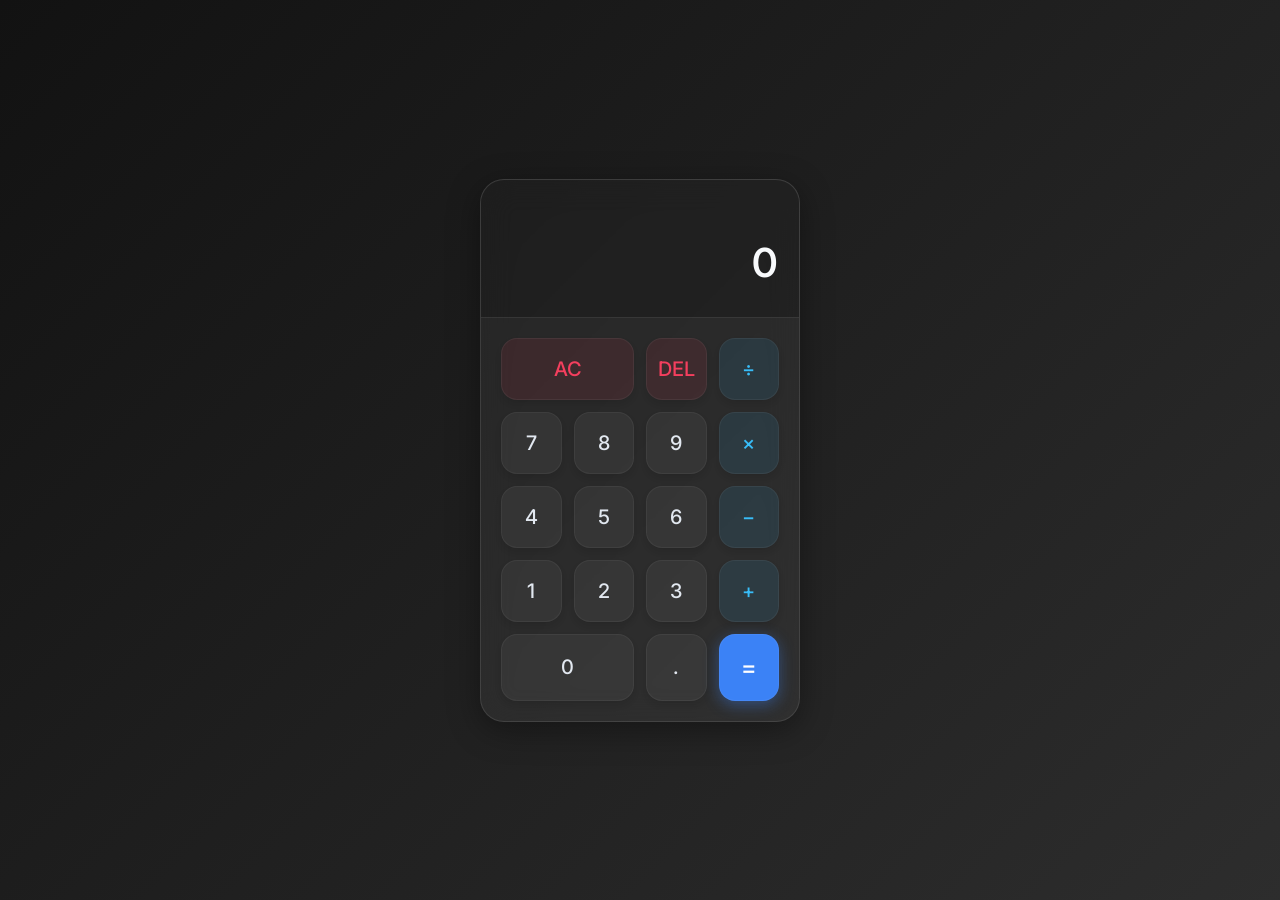
<file: Level-2/Task 1/index.html>
<!DOCTYPE html>
<html lang="en">
<head>
    <meta charset="UTF-8">
    <meta name="viewport" content="width=device-width, initial-scale=1.0">
    <title>Premium Calculator</title>
    <meta name="description" content="A beautiful and functional calculator built with modern web technologies.">
    <link rel="stylesheet" href="style.css">
    <link href="https://fonts.googleapis.com/css2?family=Inter:wght@300;400;500;600&display=swap" rel="stylesheet">
</head>
<body>
    <div class="calculator-container">
        <div class="calculator">
            <div class="display">
                <div class="previous-operand" id="previous-operand"></div>
                <div class="current-operand" id="current-operand">0</div>
            </div>
            <div class="buttons-grid">
                <button class="btn btn-clear" id="clear">AC</button>
                <button class="btn btn-delete" id="delete">DEL</button>
                <button class="btn btn-operator" data-operator="/">÷</button>
                
                <button class="btn btn-number" data-number="7">7</button>
                <button class="btn btn-number" data-number="8">8</button>
                <button class="btn btn-number" data-number="9">9</button>
                <button class="btn btn-operator" data-operator="*">×</button>
                
                <button class="btn btn-number" data-number="4">4</button>
                <button class="btn btn-number" data-number="5">5</button>
                <button class="btn btn-number" data-number="6">6</button>
                <button class="btn btn-operator" data-operator="-">−</button>
                
                <button class="btn btn-number" data-number="1">1</button>
                <button class="btn btn-number" data-number="2">2</button>
                <button class="btn btn-number" data-number="3">3</button>
                <button class="btn btn-operator" data-operator="+">+</button>
                
                <button class="btn btn-number span-two" data-number="0">0</button>
                <button class="btn btn-number" data-number=".">.</button>
                <button class="btn btn-equals" id="equals">=</button>
            </div>
        </div>
    </div>
    <script src="script.js"></script>
</body>
</html>
</file>
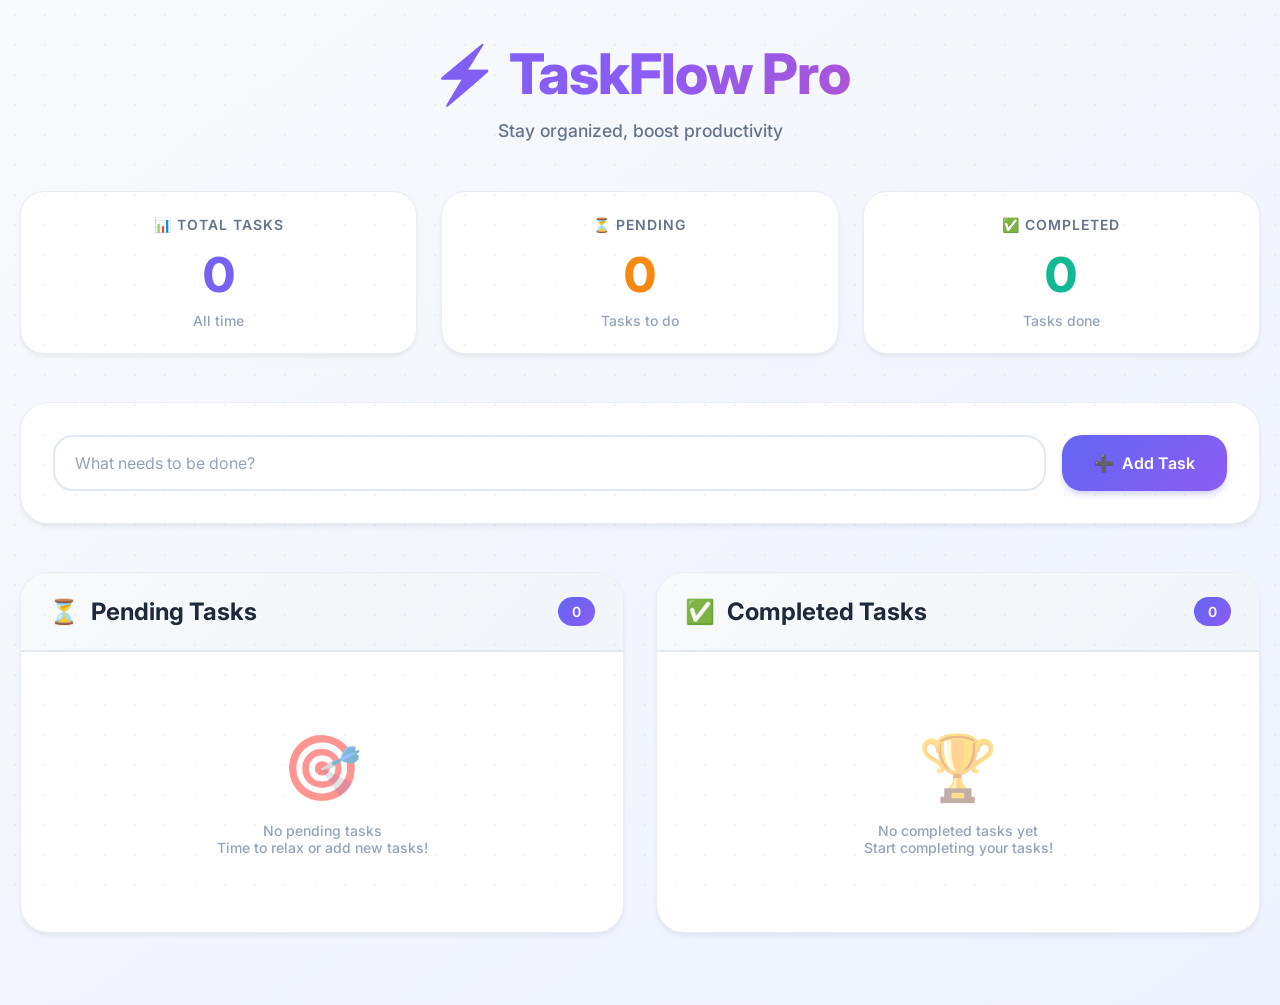
<file: Level-2/Task 3/index.html>
<!DOCTYPE html>
<html lang="en">
<head>
    <meta charset="UTF-8">
    <meta name="viewport" content="width=device-width, initial-scale=1.0">
    <title>TaskFlow Pro | Professional To-Do App</title>
    <link rel="stylesheet" href="style.css">
    <link href="https://fonts.googleapis.com/css2?family=Inter:wght@300;400;500;600;700;800&display=swap" rel="stylesheet">
</head>
<body>
    <div class="container">
        <div class="header">
            <h1>⚡ TaskFlow Pro</h1>
            <p>Stay organized, boost productivity</p>
        </div>

        <!-- Statistics Cards -->
        <div class="stats-container">
            <div class="stat-card">
                <h3>📊 Total Tasks</h3>
                <div class="stat-number" id="totalTasks">0</div>
                <div class="stat-label">All time</div>
            </div>
            <div class="stat-card">
                <h3>⏳ Pending</h3>
                <div class="stat-number" id="pendingCount">0</div>
                <div class="stat-label">Tasks to do</div>
            </div>
            <div class="stat-card">
                <h3>✅ Completed</h3>
                <div class="stat-number" id="completedCount">0</div>
                <div class="stat-label">Tasks done</div>
            </div>
        </div>

        <!-- Add Task Section -->
        <div class="add-task-container">
            <div class="add-task">
                <div class="input-wrapper">
                    <input type="text" id="taskInput" placeholder="What needs to be done?">
                </div>
                <button id="addBtn">
                    <span>➕</span> Add Task
                </button>
            </div>
        </div>

        <!-- Tasks Grid -->
        <div class="tasks-grid">
            <!-- Pending Tasks -->
            <div class="task-section">
                <div class="section-header">
                    <h2>
                        <span>⏳</span> Pending Tasks
                    </h2>
                    <span class="section-badge" id="pendingBadge">0</span>
                </div>
                <ul id="pendingList" class="task-list"></ul>
            </div>

            <!-- Completed Tasks -->
            <div class="task-section">
                <div class="section-header">
                    <h2>
                        <span>✅</span> Completed Tasks
                    </h2>
                    <span class="section-badge" id="completedBadge">0</span>
                </div>
                <ul id="completedList" class="task-list"></ul>
            </div>
        </div>
    </div>

    <script src="script.js"></script>
</body>
</html>
</file>
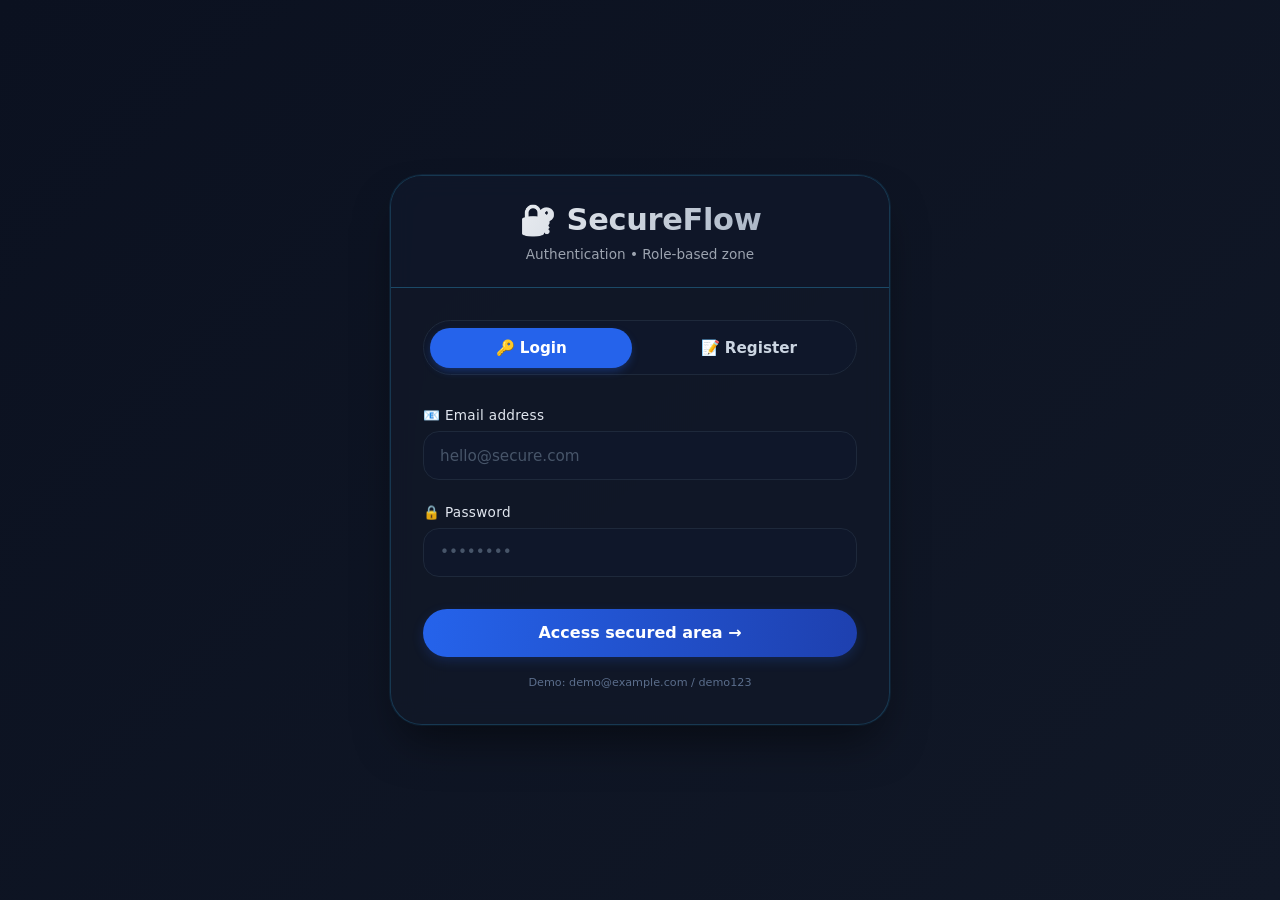
<file: Level-2/Task 4/index.html>
<!DOCTYPE html>
<html lang="en">
<head>
    <meta charset="UTF-8">
    <meta name="viewport" content="width=device-width, initial-scale=1.0">
    <title>SecureFlow | Authentication System</title>
    <link rel="stylesheet" href="styles.css">
</head>
<body>
    <div class="auth-container" id="authContainer">
        <div class="brand">
            <h1>🔐 SecureFlow</h1>
            <p>Authentication • Role-based zone</p>
        </div>
        <div class="card">
            <div class="toggle-bar">
                <button class="toggle-btn active" id="loginTabBtn">🔑 Login</button>
                <button class="toggle-btn" id="registerTabBtn">📝 Register</button>
            </div>

            <!-- LOGIN FORM -->
            <div id="loginFormPanel" class="form-panel active-panel">
                <form id="loginForm">
                    <div class="input-group">
                        <label>📧 Email address</label>
                        <input type="email" id="loginEmail" placeholder="hello@secure.com" autocomplete="email" required>
                    </div>
                    <div class="input-group">
                        <label>🔒 Password</label>
                        <input type="password" id="loginPassword" placeholder="••••••••" autocomplete="current-password" required>
                    </div>
                    <button type="submit" class="btn-primary">Access secured area →</button>
                    <div id="loginMessage" class="info-message" style="display: none;"></div>
                </form>
                <div class="link-note">Demo: demo@example.com / demo123</div>
            </div>

            <!-- REGISTER FORM -->
            <div id="registerFormPanel" class="form-panel">
                <form id="registerForm">
                    <div class="input-group">
                        <label>👤 Full name</label>
                        <input type="text" id="regName" placeholder="Alex Johnson" autocomplete="name" required>
                    </div>
                    <div class="input-group">
                        <label>📧 Email address</label>
                        <input type="email" id="regEmail" placeholder="hello@secure.com" autocomplete="email" required>
                    </div>
                    <div class="input-group">
                        <label>🔒 Password (min. 6 chars)</label>
                        <input type="password" id="regPassword" placeholder="Create strong password" autocomplete="new-password" required>
                    </div>
                    <button type="submit" class="btn-primary">📝 Create account</button>
                    <div id="registerMessage" class="info-message" style="display: none;"></div>
                </form>
            </div>
        </div>
    </div>

    <!-- SECURED PAGE -->
    <div id="securedOverlay" class="secured-overlay">
        <div class="secured-card">
            <span style="font-size: 3rem;">✅</span>
            <h2>Secure Dashboard</h2>
            <p>Welcome, <strong id="secureUserName">User</strong>! <br> You have successfully passed authentication.</p>
            <div class="badge" id="secureUserEmail">authorized@access.io</div>
            <p style="font-size: 0.9rem;">🔒 This is a protected zone. Sensitive resources are encrypted and only visible after login.</p>
            <hr>
            <button id="logoutBtn" class="btn-logout">🚪 Sign out</button>
        </div>
    </div>

    <script src="auth.js"></script>
</body>
</html>
</file>
<file: Level-2/Task 1/style.css>
:root {
    --bg-gradient-start: #121212;
    --bg-gradient-end: #2d2d2d;
    --calc-bg: rgba(255, 255, 255, 0.05);
    --calc-border: rgba(255, 255, 255, 0.1);
    --calc-shadow: 0 8px 32px 0 rgba(0, 0, 0, 0.37);
    --display-color: #f8fafc;
    --display-secondary-color: #94a3b8;
    --btn-bg: rgba(255, 255, 255, 0.05);
    --btn-bg-hover: rgba(255, 255, 255, 0.15);
    --btn-active: rgba(255, 255, 255, 0.25);
    --btn-color: #e2e8f0;
    --operator-color: #38bdf8;
    --operator-bg: rgba(56, 189, 248, 0.1);
    --operator-hover: rgba(56, 189, 248, 0.2);
    --equals-bg: #3b82f6;
    --equals-hover: #2563eb;
    --clear-color: #f43f5e;
    --clear-bg: rgba(244, 63, 94, 0.1);
    --clear-hover: rgba(244, 63, 94, 0.2);
}

* {
    box-sizing: border-box;
    margin: 0;
    padding: 0;
    font-family: 'Inter', sans-serif;
}

body {
    background: linear-gradient(135deg, var(--bg-gradient-start), var(--bg-gradient-end));
    min-height: 100vh;
    display: flex;
    justify-content: center;
    align-items: center;
    color: white;
}

.calculator-container {
    padding: 20px;
}

.calculator {
    background: var(--calc-bg);
    backdrop-filter: blur(16px);
    -webkit-backdrop-filter: blur(16px);
    border: 1px solid var(--calc-border);
    border-radius: 24px;
    box-shadow: var(--calc-shadow);
    width: 320px;
    overflow: hidden;
    display: flex;
    flex-direction: column;
}

.display {
    padding: 30px 20px;
    text-align: right;
    display: flex;
    flex-direction: column;
    justify-content: flex-end;
    min-height: 120px;
    background: rgba(0, 0, 0, 0.2);
    border-bottom: 1px solid var(--calc-border);
}

.previous-operand {
    color: var(--display-secondary-color);
    font-size: 1.1rem;
    min-height: 1.5rem;
    margin-bottom: 4px;
    letter-spacing: 0.5px;
}

.current-operand {
    color: var(--display-color);
    font-size: 2.5rem;
    font-weight: 600;
    letter-spacing: 1px;
    overflow: hidden;
    text-overflow: ellipsis;
    white-space: nowrap;
}

.buttons-grid {
    display: grid;
    grid-template-columns: repeat(4, 1fr);
    gap: 12px;
    padding: 20px;
}

.btn {
    border: none;
    outline: none;
    background: var(--btn-bg);
    color: var(--btn-color);
    font-size: 1.25rem;
    font-weight: 500;
    padding: 18px 0;
    border-radius: 16px;
    cursor: pointer;
    transition: all 0.2s cubic-bezier(0.4, 0, 0.2, 1);
    box-shadow: 0 4px 6px rgba(0, 0, 0, 0.1);
    border: 1px solid rgba(255, 255, 255, 0.05);
}

.btn:hover {
    background: var(--btn-bg-hover);
    transform: translateY(-2px);
    box-shadow: 0 6px 12px rgba(0, 0, 0, 0.15);
}

.btn:active {
    background: var(--btn-active);
    transform: translateY(0);
}

.btn-operator {
    color: var(--operator-color);
    background: var(--operator-bg);
}

.btn-operator:hover {
    background: var(--operator-hover);
}

.btn-clear, .btn-delete {
    color: var(--clear-color);
    background: var(--clear-bg);
}

.btn-clear:hover, .btn-delete:hover {
    background: var(--clear-hover);
}

.btn-clear {
    grid-column: span 2;
}

.span-two {
    grid-column: span 2;
}

.btn-equals {
    background: var(--equals-bg);
    color: white;
    font-size: 1.5rem;
    box-shadow: 0 4px 15px rgba(59, 130, 246, 0.4);
}

.btn-equals:hover {
    background: var(--equals-hover);
    box-shadow: 0 6px 20px rgba(59, 130, 246, 0.6);
}
</file>
<file: Level-2/Task 3/style.css>
* {
    margin: 0;
    padding: 0;
    box-sizing: border-box;
}

body {
    font-family: 'Inter', -apple-system, BlinkMacSystemFont, 'Segoe UI', 'Poppins', sans-serif;
    background: linear-gradient(145deg, #f8fafc 0%, #eef2ff 100%);
    min-height: 100vh;
    padding: 40px 20px;
    position: relative;
}

/* Subtle dot pattern background */
body::before {
    content: '';
    position: fixed;
    top: 0;
    left: 0;
    right: 0;
    bottom: 0;
    background-image: radial-gradient(rgba(99, 102, 241, 0.08) 1px, transparent 1px);
    background-size: 30px 30px;
    pointer-events: none;
}

.container {
    max-width: 1280px;
    margin: 0 auto;
    animation: fadeInUp 0.5s ease-out;
}

@keyframes fadeInUp {
    from {
        opacity: 0;
        transform: translateY(20px);
    }
    to {
        opacity: 1;
        transform: translateY(0);
    }
}

/* Header Section */
.header {
    text-align: center;
    margin-bottom: 50px;
}

.header h1 {
    font-size: 3.5rem;
    font-weight: 800;
    background: linear-gradient(135deg, #6366f1 0%, #8b5cf6 50%, #ec4899 100%);
    -webkit-background-clip: text;
    background-clip: text;
    color: transparent;
    margin-bottom: 12px;
    letter-spacing: -1px;
}

.header p {
    color: #64748b;
    font-size: 1.1rem;
    font-weight: 500;
}

/* Stats Cards */
.stats-container {
    display: grid;
    grid-template-columns: repeat(auto-fit, minmax(240px, 1fr));
    gap: 24px;
    margin-bottom: 48px;
}

.stat-card {
    background: white;
    border-radius: 24px;
    padding: 24px;
    text-align: center;
    box-shadow: 0 4px 6px -1px rgba(0,0,0,0.05), 0 2px 4px -1px rgba(0,0,0,0.03);
    transition: all 0.3s cubic-bezier(0.4, 0, 0.2, 1);
    border: 1px solid rgba(203, 213, 225, 0.4);
}

.stat-card:hover {
    transform: translateY(-4px);
    box-shadow: 0 20px 25px -5px rgba(0,0,0,0.05), 0 10px 10px -5px rgba(0,0,0,0.02);
    border-color: #cbd5e1;
}

.stat-card:nth-child(1) .stat-number {
    background: linear-gradient(135deg, #6366f1, #8b5cf6);
    -webkit-background-clip: text;
    background-clip: text;
    color: transparent;
}

.stat-card:nth-child(2) .stat-number {
    background: linear-gradient(135deg, #f59e0b, #f97316);
    -webkit-background-clip: text;
    background-clip: text;
    color: transparent;
}

.stat-card:nth-child(3) .stat-number {
    background: linear-gradient(135deg, #10b981, #14b8a6);
    -webkit-background-clip: text;
    background-clip: text;
    color: transparent;
}

.stat-card h3 {
    color: #64748b;
    font-size: 0.875rem;
    text-transform: uppercase;
    letter-spacing: 1px;
    font-weight: 600;
    margin-bottom: 12px;
}

.stat-number {
    font-size: 3rem;
    font-weight: 800;
    margin-bottom: 8px;
}

.stat-label {
    color: #94a3b8;
    font-size: 0.875rem;
    font-weight: 500;
}

/* Add Task Section */
.add-task-container {
    background: white;
    border-radius: 28px;
    padding: 32px;
    margin-bottom: 48px;
    box-shadow: 0 4px 6px -1px rgba(0,0,0,0.05), 0 2px 4px -1px rgba(0,0,0,0.03);
    border: 1px solid rgba(203, 213, 225, 0.4);
}

.add-task {
    display: flex;
    gap: 16px;
    flex-wrap: wrap;
}

.input-wrapper {
    flex: 1;
    position: relative;
}

#taskInput {
    width: 100%;
    padding: 16px 20px;
    font-size: 1rem;
    border: 2px solid #e2e8f0;
    border-radius: 20px;
    background: #ffffff;
    transition: all 0.3s ease;
    font-family: inherit;
    outline: none;
    color: #1e293b;
    font-weight: 500;
}

#taskInput:focus {
    border-color: #6366f1;
    box-shadow: 0 0 0 4px rgba(99, 102, 241, 0.1);
}

#taskInput::placeholder {
    color: #94a3b8;
    font-weight: 400;
}

#addBtn {
    background: linear-gradient(135deg, #6366f1 0%, #8b5cf6 100%);
    color: white;
    border: none;
    padding: 16px 32px;
    border-radius: 20px;
    cursor: pointer;
    font-size: 1rem;
    font-weight: 600;
    transition: all 0.3s ease;
    font-family: inherit;
    display: flex;
    align-items: center;
    gap: 8px;
    box-shadow: 0 4px 6px -1px rgba(99, 102, 241, 0.3);
}

#addBtn:hover {
    transform: translateY(-2px);
    box-shadow: 0 10px 15px -3px rgba(99, 102, 241, 0.4);
}

#addBtn:active {
    transform: translateY(0);
}

/* Tasks Grid */
.tasks-grid {
    display: grid;
    grid-template-columns: repeat(auto-fit, minmax(480px, 1fr));
    gap: 32px;
    margin-bottom: 32px;
}

.task-section {
    background: white;
    border-radius: 28px;
    overflow: hidden;
    box-shadow: 0 4px 6px -1px rgba(0,0,0,0.05), 0 2px 4px -1px rgba(0,0,0,0.03);
    transition: all 0.3s ease;
    border: 1px solid rgba(203, 213, 225, 0.4);
}

.task-section:hover {
    transform: translateY(-2px);
    box-shadow: 0 20px 25px -5px rgba(0,0,0,0.05), 0 10px 10px -5px rgba(0,0,0,0.02);
}

.section-header {
    background: linear-gradient(135deg, #f8fafc 0%, #f1f5f9 100%);
    padding: 24px 28px;
    display: flex;
    justify-content: space-between;
    align-items: center;
    border-bottom: 2px solid #e2e8f0;
}

.section-header h2 {
    color: #1e293b;
    font-size: 1.5rem;
    font-weight: 700;
    display: flex;
    align-items: center;
    gap: 12px;
}

.section-badge {
    background: linear-gradient(135deg, #6366f1, #8b5cf6);
    color: white;
    padding: 6px 14px;
    border-radius: 40px;
    font-size: 0.875rem;
    font-weight: 600;
}

.task-list {
    list-style: none;
    max-height: 550px;
    overflow-y: auto;
    padding: 16px;
}

/* Custom Scrollbar */
.task-list::-webkit-scrollbar {
    width: 6px;
}

.task-list::-webkit-scrollbar-track {
    background: #f1f5f9;
    border-radius: 10px;
}

.task-list::-webkit-scrollbar-thumb {
    background: linear-gradient(135deg, #6366f1, #8b5cf6);
    border-radius: 10px;
}

/* Task Items */
.task-item {
    background: #ffffff;
    margin-bottom: 12px;
    padding: 20px;
    border-radius: 20px;
    display: flex;
    justify-content: space-between;
    align-items: center;
    gap: 16px;
    transition: all 0.3s cubic-bezier(0.4, 0, 0.2, 1);
    border: 1px solid #e2e8f0;
    animation: slideIn 0.3s ease-out;
}

@keyframes slideIn {
    from {
        opacity: 0;
        transform: translateX(-16px);
    }
    to {
        opacity: 1;
        transform: translateX(0);
    }
}

.task-item:hover {
    border-color: #cbd5e1;
    box-shadow: 0 4px 6px -1px rgba(0,0,0,0.05);
    transform: translateX(4px);
}

.task-content {
    flex: 1;
}

.task-text {
    font-size: 1rem;
    font-weight: 600;
    color: #1e293b;
    margin-bottom: 10px;
    word-break: break-word;
    line-height: 1.5;
}

.completed-task .task-text {
    text-decoration: line-through;
    color: #94a3b8;
    font-weight: 500;
}

.task-meta {
    display: flex;
    gap: 16px;
    font-size: 0.75rem;
    color: #94a3b8;
    flex-wrap: wrap;
}

.meta-item {
    display: flex;
    align-items: center;
    gap: 4px;
}

.task-actions {
    display: flex;
    gap: 8px;
    flex-wrap: wrap;
}

/* Button Styles - Modern & Minimal */
.btn {
    padding: 8px 16px;
    border: none;
    border-radius: 12px;
    cursor: pointer;
    font-size: 0.875rem;
    font-weight: 600;
    transition: all 0.2s ease;
    font-family: inherit;
    display: inline-flex;
    align-items: center;
    gap: 6px;
}

.btn-success {
    background: #10b981;
    color: white;
}

.btn-success:hover {
    background: #059669;
    transform: scale(1.05);
}

.btn-warning {
    background: #f59e0b;
    color: white;
}

.btn-warning:hover {
    background: #d97706;
    transform: scale(1.05);
}

.btn-danger {
    background: #ef4444;
    color: white;
}

.btn-danger:hover {
    background: #dc2626;
    transform: scale(1.05);
}

.btn-secondary {
    background: #64748b;
    color: white;
}

.btn-secondary:hover {
    background: #475569;
    transform: scale(1.05);
}

/* Empty State */
.empty-state {
    text-align: center;
    padding: 60px 24px;
    color: #94a3b8;
}

.empty-state-icon {
    font-size: 4rem;
    margin-bottom: 16px;
    opacity: 0.5;
}

.empty-state p {
    font-size: 0.875rem;
    font-weight: 500;
}

/* Toast Notification */
.toast {
    position: fixed;
    bottom: 24px;
    right: 24px;
    background: #1e293b;
    color: white;
    padding: 14px 24px;
    border-radius: 16px;
    font-size: 0.875rem;
    font-weight: 500;
    z-index: 1000;
    animation: slideInRight 0.3s ease-out;
    box-shadow: 0 10px 15px -3px rgba(0,0,0,0.1);
}

@keyframes slideInRight {
    from {
        transform: translateX(100%);
        opacity: 0;
    }
    to {
        transform: translateX(0);
        opacity: 1;
    }
}

/* Responsive Design */
@media (max-width: 1024px) {
    .tasks-grid {
        grid-template-columns: 1fr;
    }
}

@media (max-width: 768px) {
    body {
        padding: 24px 16px;
    }
    
    .header h1 {
        font-size: 2.5rem;
    }
    
    .header p {
        font-size: 1rem;
    }
    
    .add-task-container {
        padding: 24px;
    }
    
    .stats-container {
        gap: 16px;
    }
    
    .stat-card {
        padding: 20px;
    }
    
    .stat-number {
        font-size: 2.5rem;
    }
}

@media (max-width: 640px) {
    .add-task {
        flex-direction: column;
    }
    
    .task-item {
        flex-direction: column;
        align-items: stretch;
    }
    
    .task-actions {
        justify-content: flex-end;
    }
    
    .section-header {
        padding: 18px 20px;
    }
    
    .section-header h2 {
        font-size: 1.25rem;
    }
    
    .btn {
        padding: 6px 12px;
        font-size: 0.75rem;
    }
}

/* Focus visible for accessibility */
.btn:focus-visible,
#taskInput:focus-visible,
#addBtn:focus-visible {
    outline: 2px solid #6366f1;
    outline-offset: 2px;
}

/* Loading state animation */
@keyframes shimmer {
    0% {
        background-position: -1000px 0;
    }
    100% {
        background-position: 1000px 0;
    }
}
</file>
<file: Level-2/Task 4/styles.css>
* {
    margin: 0;
    padding: 0;
    box-sizing: border-box;
    font-family: 'Inter', system-ui, -apple-system, 'Segoe UI', Roboto, 'Helvetica Neue', sans-serif;
}

body {
    background: linear-gradient(135deg, #0B1120 0%, #111827 100%);
    min-height: 100vh;
    display: flex;
    align-items: center;
    justify-content: center;
    padding: 1.5rem;
}

/* main glassmorphic container */
.auth-container {
    max-width: 500px;
    width: 100%;
    background: rgba(18, 25, 40, 0.75);
    backdrop-filter: blur(12px);
    border-radius: 2rem;
    border: 1px solid rgba(56, 189, 248, 0.2);
    box-shadow: 0 25px 45px -12px rgba(0, 0, 0, 0.5), 0 0 0 1px rgba(56, 189, 248, 0.1);
    overflow: hidden;
    transition: all 0.2s ease;
}

/* header styling */
.brand {
    background: rgba(15, 23, 42, 0.7);
    padding: 1.6rem 2rem;
    text-align: center;
    border-bottom: 1px solid rgba(56, 189, 248, 0.3);
}

.brand h1 {
    font-size: 1.9rem;
    font-weight: 700;
    background: linear-gradient(120deg, #FFFFFF, #94a3b8);
    background-clip: text;
    -webkit-background-clip: text;
    color: transparent;
    letter-spacing: -0.3px;
}

.brand p {
    color: #9ca3af;
    font-size: 0.85rem;
    margin-top: 0.5rem;
    font-weight: 500;
}

/* card content */
.card {
    padding: 2rem 2rem 2.2rem;
}

/* form toggle */
.toggle-bar {
    display: flex;
    gap: 1rem;
    background: #0f172a;
    padding: 0.4rem;
    border-radius: 3rem;
    margin-bottom: 2rem;
    border: 1px solid #1e293b;
}

.toggle-btn {
    flex: 1;
    text-align: center;
    background: transparent;
    border: none;
    padding: 0.7rem 0;
    border-radius: 2rem;
    font-weight: 600;
    font-size: 0.95rem;
    cursor: pointer;
    transition: all 0.2s;
    color: #cbd5e1;
}

.toggle-btn.active {
    background: #2563eb;
    color: white;
    box-shadow: 0 4px 10px -2px rgba(37, 99, 235, 0.4);
}

/* forms */
.form-panel {
    display: none;
    animation: fade 0.25s ease-out;
}

.form-panel.active-panel {
    display: block;
}

@keyframes fade {
    from { opacity: 0; transform: translateY(6px);}
    to { opacity: 1; transform: translateY(0);}
}

.input-group {
    margin-bottom: 1.5rem;
}

label {
    display: block;
    margin-bottom: 0.5rem;
    font-weight: 500;
    font-size: 0.85rem;
    color: #e2e8f0;
    letter-spacing: 0.3px;
}

input {
    width: 100%;
    padding: 0.9rem 1rem;
    background: #0f172a;
    border: 1.5px solid #1e293b;
    border-radius: 1rem;
    font-size: 0.95rem;
    color: #f1f5f9;
    transition: all 0.2s;
    outline: none;
}

input:focus {
    border-color: #3b82f6;
    box-shadow: 0 0 0 3px rgba(59,130,246,0.3);
    background: #111827;
}

input::placeholder {
    color: #475569;
    font-weight: 400;
}

.btn-primary {
    width: 100%;
    background: linear-gradient(95deg, #2563eb, #1e40af);
    border: none;
    padding: 0.9rem;
    border-radius: 1.5rem;
    font-weight: 700;
    font-size: 1rem;
    color: white;
    cursor: pointer;
    transition: all 0.2s;
    margin-top: 0.5rem;
    box-shadow: 0 4px 12px rgba(37,99,235,0.2);
}

.btn-primary:hover {
    background: linear-gradient(95deg, #3b82f6, #2563eb);
    transform: translateY(-1px);
    box-shadow: 0 8px 20px rgba(37,99,235,0.3);
}

.btn-primary:active {
    transform: translateY(1px);
}

.info-message {
    margin-top: 1rem;
    padding: 0.75rem;
    border-radius: 1rem;
    font-size: 0.8rem;
    text-align: center;
    background: rgba(0,0,0,0.3);
    border-left: 4px solid;
}

.error-msg {
    color: #f87171;
    border-left-color: #ef4444;
    background: rgba(239,68,68,0.1);
}

.success-msg {
    color: #4ade80;
    border-left-color: #22c55e;
    background: rgba(34,197,94,0.08);
}

/* secured page panel */
.secured-overlay {
    position: fixed;
    top: 0;
    left: 0;
    width: 100%;
    height: 100%;
    background: rgba(5, 10, 20, 0.92);
    backdrop-filter: blur(12px);
    display: flex;
    align-items: center;
    justify-content: center;
    z-index: 1000;
    visibility: hidden;
    opacity: 0;
    transition: all 0.25s ease;
}

.secured-overlay.active-secure {
    visibility: visible;
    opacity: 1;
}

.secured-card {
    background: #0f172a;
    max-width: 450px;
    width: 90%;
    border-radius: 2rem;
    padding: 2rem;
    text-align: center;
    border: 1px solid #2563eb;
    box-shadow: 0 25px 40px black;
    transform: scale(0.96);
    transition: transform 0.2s;
}

.secured-overlay.active-secure .secured-card {
    transform: scale(1);
}

.secured-card h2 {
    font-size: 1.9rem;
    margin-bottom: 1rem;
    color: white;
}

.secured-card p {
    color: #cbd5e6;
    margin: 1rem 0;
    line-height: 1.5;
}

.badge {
    background: #1e293b;
    padding: 0.5rem 1rem;
    border-radius: 2rem;
    font-family: monospace;
    color: #38bdf8;
    margin: 1rem 0;
    display: inline-block;
}

.btn-logout {
    background: none;
    border: 1px solid #ef4444;
    color: #fca5a5;
    padding: 0.7rem 1.5rem;
    border-radius: 2rem;
    font-weight: 600;
    margin-top: 1rem;
    cursor: pointer;
    transition: 0.2s;
}

.btn-logout:hover {
    background: #ef4444;
    color: white;
    border-color: #ef4444;
}

.link-note {
    font-size: 0.7rem;
    text-align: center;
    margin-top: 1.2rem;
    color: #5b6e8c;
}

hr {
    border-color: #1e293b;
    margin: 0.8rem 0;
}

@media (max-width: 480px) {
    .card {
        padding: 1.5rem;
    }
    .brand h1 {
        font-size: 1.5rem;
    }
}
</file>
